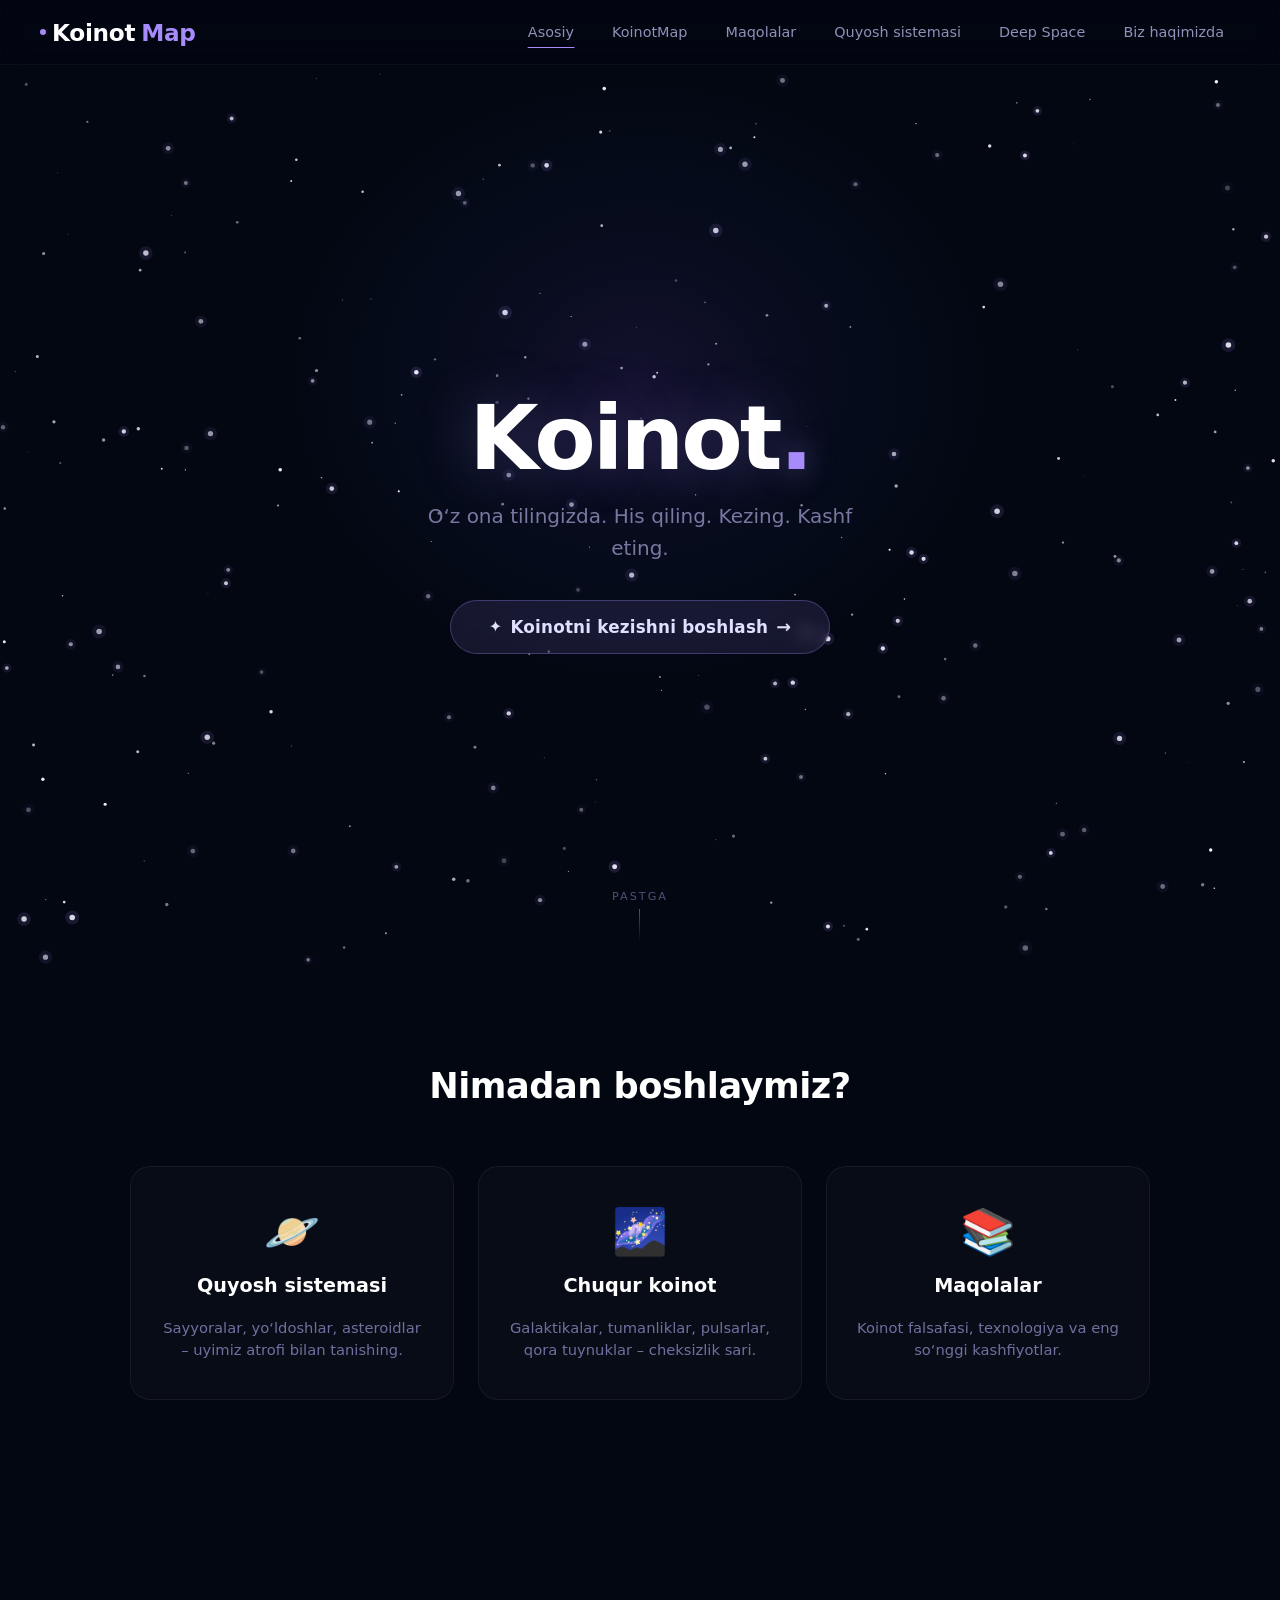
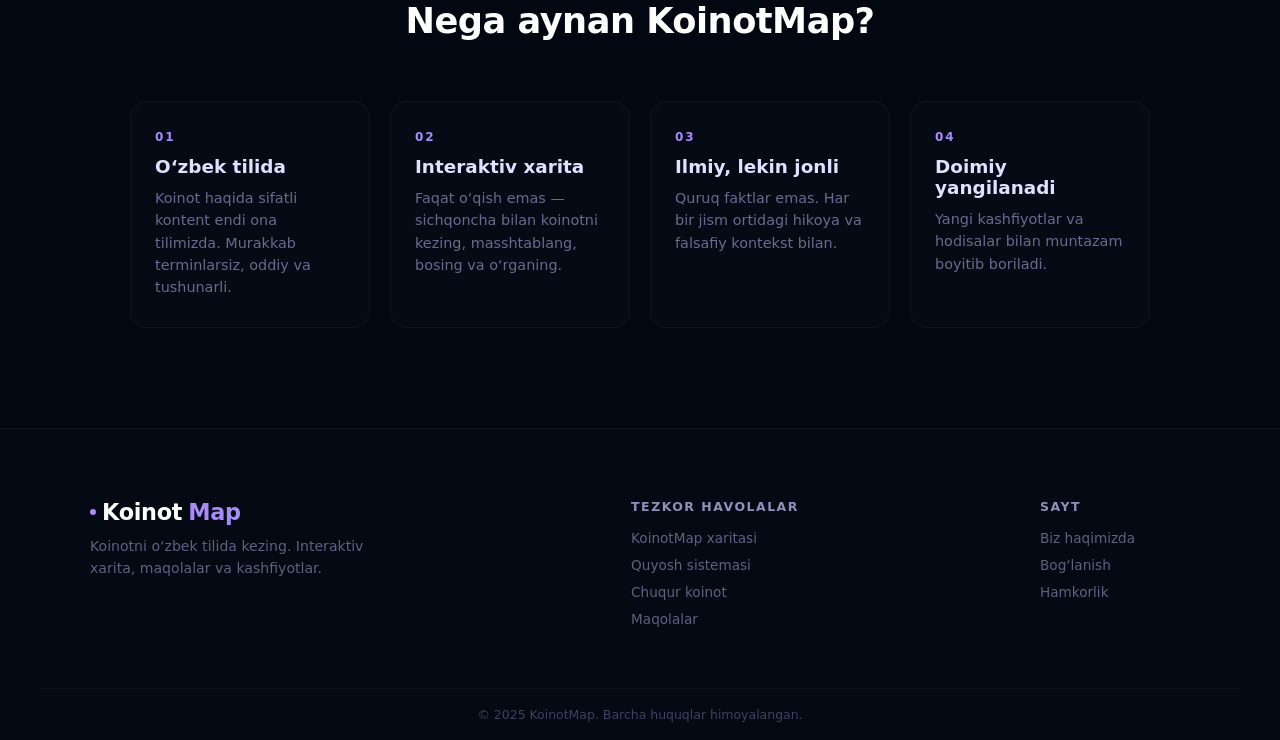
<file: index.html>
<!DOCTYPE html>
<html lang="uz">
<head>
    <meta charset="UTF-8">
    <meta name="viewport" content="width=device-width, initial-scale=1.0">
    <title>KoinotMap – Koinotni his qiling</title>
    <link rel="stylesheet" href="css/style.css">
</head>
<body>

    <div class="universe">


        <!-- Navigatsiya -->
        <nav class="navbar">
            <a href="index.html" class="logo">
                <span class="logo-dot"></span>
                Koinot<span class="logo-highlight">Map</span>
            </a>
            <ul class="nav-links" id="navLinks">
                <li><a href="index.html" class="active">Asosiy</a></li>
                <li><a href="map.html">KoinotMap</a></li>
                <li><a href="articles.html">Maqolalar</a></li>
                <li><a href="solar-system.html">Quyosh sistemasi</a></li>
                <li><a href="deep-space.html">Deep Space</a></li>
                <li><a href="about.html">Biz haqimizda</a></li>
            </ul>
            <div class="hamburger" id="hamburger">
                <span></span><span></span><span></span>
            </div>
        </nav>

<!-- ====== 1. HERO (BIRINCHI EKRAN) ====== -->
<section class="hero" id="hero">
    <!-- Yulduzli fon faqat hero ichida -->
    <canvas id="starfield"></canvas>
    <div class="nebula-glow"></div>
    
    <div class="hero-content">
        <h1 class="hero-title">
            Koinot<span class="title-glow">.</span>
        </h1>
        <p class="hero-subtitle">
            O‘z ona tilingizda. His qiling. Kezing. Kashf eting.
        </p>
        <a href="map.html" class="cta-button">
            <span class="cta-icon">✦</span>
            Koinotni kezishni boshlash
            <span class="cta-arrow">→</span>
        </a>
    </div>
    <div class="scroll-indicator">
        <span>Pastga</span>
        <div class="scroll-line"></div>
    </div>
</section>
        <!-- ====== 2. NIMA QILISH MUMKIN ====== -->
        <section class="section" id="explore">
            <h2 class="section-title">Nimadan boshlaymiz?</h2>
            <div class="portal-cards">
                <a href="solar-system.html" class="portal-card" style="--delay: 0.1s">
                    <div class="portal-ring"></div>
                    <div class="portal-content">
                        <span class="portal-emoji">🪐</span>
                        <h3>Quyosh sistemasi</h3>
                        <p>Sayyoralar, yo‘ldoshlar, asteroidlar – uyimiz atrofi bilan tanishing.</p>
                    </div>
                </a>
                <a href="deep-space.html" class="portal-card" style="--delay: 0.2s">
                    <div class="portal-ring"></div>
                    <div class="portal-content">
                        <span class="portal-emoji">🌌</span>
                        <h3>Chuqur koinot</h3>
                        <p>Galaktikalar, tumanliklar, pulsarlar, qora tuynuklar – cheksizlik sari.</p>
                    </div>
                </a>
                <a href="articles.html" class="portal-card" style="--delay: 0.3s">
                    <div class="portal-ring"></div>
                    <div class="portal-content">
                        <span class="portal-emoji">📚</span>
                        <h3>Maqolalar</h3>
                        <p>Koinot falsafasi, texnologiya va eng so‘nggi kashfiyotlar.</p>
                    </div>
                </a>
            </div>
        </section>

        <!-- ====== 3. NEGA KOINOTMAP ====== -->
        <section class="section" id="why">
            <h2 class="section-title">Nega aynan KoinotMap?</h2>
            <div class="why-grid">
                <div class="why-item reveal">
                    <span class="why-number">01</span>
                    <h4>O‘zbek tilida</h4>
                    <p>Koinot haqida sifatli kontent endi ona tilimizda. Murakkab terminlarsiz, oddiy va tushunarli.</p>
                </div>
                <div class="why-item reveal">
                    <span class="why-number">02</span>
                    <h4>Interaktiv xarita</h4>
                    <p>Faqat o‘qish emas — sichqoncha bilan koinotni kezing, masshtablang, bosing va o‘rganing.</p>
                </div>
                <div class="why-item reveal">
                    <span class="why-number">03</span>
                    <h4>Ilmiy, lekin jonli</h4>
                    <p>Quruq faktlar emas. Har bir jism ortidagi hikoya va falsafiy kontekst bilan.</p>
                </div>
                <div class="why-item reveal">
                    <span class="why-number">04</span>
                    <h4>Doimiy yangilanadi</h4>
                    <p>Yangi kashfiyotlar va hodisalar bilan muntazam boyitib boriladi.</p>
                </div>
            </div>
        </section>

        <!-- ====== 4. FOOTER ====== -->
        <footer class="footer">
            <div class="footer-grid">
                <!-- Logo + tavsif -->
                <div class="footer-brand">
                    <a href="index.html" class="footer-logo">
                        <span class="logo-dot"></span>
                        Koinot<span class="logo-highlight">Map</span>
                    </a>
                    <p class="footer-desc">
                        Koinotni o‘zbek tilida kezing. Interaktiv xarita, maqolalar va kashfiyotlar.
                    </p>
                </div>

                <!-- Tezkor havolalar -->
                <div class="footer-links">
                    <h4>Tezkor havolalar</h4>
                    <ul>
                        <li><a href="map.html">KoinotMap xaritasi</a></li>
                        <li><a href="solar-system.html">Quyosh sistemasi</a></li>
                        <li><a href="deep-space.html">Chuqur koinot</a></li>
                        <li><a href="articles.html">Maqolalar</a></li>
                    </ul>
                </div>

                <!-- Sayt haqida -->
                <div class="footer-links">
                    <h4>Sayt</h4>
                    <ul>
                        <li><a href="about.html">Biz haqimizda</a></li>
                        <li><a href="about.html#contact">Bog‘lanish</a></li>
                        <li><a href="#">Hamkorlik</a></li>
                    </ul>
                </div>
            </div>

            <!-- Pastki chiziq -->
            <div class="footer-bottom">
                <p>© 2025 KoinotMap. Barcha huquqlar himoyalangan.</p>
            </div>
        </footer>
    <script src="js/script.js"></script>
</body>
</html>
</file>
<file: css/style.css>
/* ============================================ */
/* ========== RESET & BASE ==================== */
/* ============================================ */
* {
    margin: 0;
    padding: 0;
    box-sizing: border-box;
}

html {
    scroll-behavior: smooth;
    -webkit-tap-highlight-color: transparent;
}

body {
    font-family: 'Segoe UI', 'Inter', system-ui, -apple-system, sans-serif;
    background: #030712;
    color: #e8e8f0;
    overflow-x: hidden;
    min-height: 100vh;
}

/* ============================================ */
/* ========== UNIVERSE CONTAINER ============== */
/* ============================================ */
.universe {
    position: relative;
    width: 100%;
    overflow: hidden;
}

/* ========== HERO ICHIDAGI YULDUZLI FON ========== */
#starfield {
    position: absolute;
    top: 0;
    left: 0;
    width: 100%;
    height: 100%;
    z-index: 1;
    pointer-events: none;
}

.nebula-glow {
    position: absolute;
    top: 35%;
    left: 50%;
    transform: translate(-50%, -50%);
    width: min(700px, 90vw);
    height: min(600px, 80vh);
    background: radial-gradient(
        ellipse at center,
        rgba(139, 92, 246, 0.12) 0%,
        rgba(99, 102, 241, 0.06) 30%,
        rgba(59, 130, 246, 0.03) 50%,
        transparent 70%
    );
    border-radius: 50%;
    pointer-events: none;
    z-index: 1;
    animation: breathe 8s ease-in-out infinite;
}

@keyframes breathe {
    0%, 100% { opacity: 0.4; transform: translate(-50%, -50%) scale(1); }
    50% { opacity: 0.85; transform: translate(-50%, -50%) scale(1.2); }
}

/* ============================================ */
/* ========== NAVIGATSIYA (MOBILE FIRST) ====== */
/* ============================================ */
.navbar {
    position: sticky;
    top: 0;
    z-index: 100;
    display: flex;
    justify-content: space-between;
    align-items: center;
    padding: 12px 16px;
    backdrop-filter: blur(16px);
    -webkit-backdrop-filter: blur(16px);
    background: rgba(3, 7, 18, 0.7);
    border-bottom: 1px solid rgba(255, 255, 255, 0.04);
}

.logo {
    font-size: 1.2rem;
    font-weight: 700;
    color: #ffffff;
    text-decoration: none;
    display: flex;
    align-items: center;
    gap: 6px;
    letter-spacing: -0.3px;
    z-index: 60;
}

.logo-dot {
    width: 6px;
    height: 6px;
    background: #a78bfa;
    border-radius: 50%;
    animation: pulse-dot 2s ease-in-out infinite;
}

@keyframes pulse-dot {
    0%, 100% { box-shadow: 0 0 0 0 rgba(167, 139, 250, 0.6); }
    50% { box-shadow: 0 0 0 6px rgba(167, 139, 250, 0); }
}

.logo-highlight { color: #a78bfa; }

/* Mobil menyu paneli */
.nav-links {
    position: fixed;
    top: 0;
    right: 0;
    width: min(300px, 80vw);
    height: 100vh;
    height: 100dvh;
    display: flex;
    flex-direction: column;
    background: rgba(3, 7, 18, 0.98);
    backdrop-filter: blur(24px);
    -webkit-backdrop-filter: blur(24px);
    padding: 80px 28px 40px;
    gap: 4px;
    border-left: 1px solid rgba(255, 255, 255, 0.05);
    box-shadow: -10px 0 40px rgba(0, 0, 0, 0.5);
    z-index: 50;
    list-style: none;
    transform: translateX(100%);
    transition: transform 0.4s cubic-bezier(0.4, 0, 0.2, 1);
}

.nav-links.active { transform: translateX(0); }

.nav-links a {
    color: #9090b8;
    text-decoration: none;
    font-size: 1rem;
    font-weight: 500;
    padding: 12px 16px;
    border-radius: 10px;
    transition: all 0.3s ease;
    display: block;
}

.nav-links a:active {
    color: #e0e0ff;
    background: rgba(167, 139, 250, 0.12);
}

/* Overlay */
.nav-overlay {
    position: fixed;
    top: 0;
    left: 0;
    width: 100%;
    height: 100%;
    background: rgba(0, 0, 0, 0.5);
    z-index: 40;
    opacity: 0;
    pointer-events: none;
    transition: opacity 0.3s ease;
}

.nav-overlay.active {
    opacity: 1;
    pointer-events: auto;
}

/* Hamburger */
.hamburger {
    display: flex;
    flex-direction: column;
    gap: 5px;
    cursor: pointer;
    z-index: 60;
    padding: 4px;
}

.hamburger span {
    width: 22px;
    height: 2px;
    background: #e0e0ff;
    border-radius: 2px;
    transition: all 0.3s ease;
    transform-origin: center;
}

.hamburger.active span:nth-child(1) {
    transform: translateY(3.5px) rotate(45deg);
}
.hamburger.active span:nth-child(2) {
    opacity: 0;
    transform: scaleX(0);
}
.hamburger.active span:nth-child(3) {
    transform: translateY(-3.5px) rotate(-45deg);
}

/* ============================================ */
/* ========== HERO (MOBILE FIRST) ============= */
/* ============================================ */
.hero {
    position: relative;
    z-index: 5;
    display: flex;
    flex-direction: column;
    align-items: center;
    justify-content: center;
    text-align: center;
    min-height: 100vh;
    min-height: 100dvh;
    padding: 60px 20px 20px;
    overflow: hidden;
}

.hero-content { 
    position: relative;
    z-index: 2;
    margin-bottom: 40px; 
}

.hero-title {
    font-size: clamp(3rem, 12vw, 4.5rem);
    font-weight: 800;
    color: #ffffff;
    letter-spacing: -2px;
    line-height: 0.95;
    margin-bottom: 14px;
    text-shadow: 0 0 60px rgba(167, 139, 250, 0.3);
}

.title-glow {
    color: #a78bfa;
    text-shadow: 0 0 30px rgba(167, 139, 250, 0.5);
    animation: titlePulse 3s ease-in-out infinite;
}

@keyframes titlePulse {
    0%, 100% { opacity: 0.8; }
    50% { opacity: 1; }
}

.hero-subtitle {
    font-size: clamp(0.95rem, 3.5vw, 1.15rem);
    color: #7878a0;
    max-width: 320px;
    margin: 0 auto;
    line-height: 1.6;
    padding: 0 10px;
}

/* CTA */
.cta-button {
    display: inline-flex;
    align-items: center;
    justify-content: center;
    gap: 8px;
    margin-top: 30px;
    padding: 14px 28px;
    background: rgba(167, 139, 250, 0.12);
    border: 1px solid rgba(167, 139, 250, 0.3);
    border-radius: 50px;
    color: #e0e0ff;
    text-decoration: none;
    font-size: 0.95rem;
    font-weight: 600;
    letter-spacing: 0.2px;
    transition: all 0.4s ease;
    backdrop-filter: blur(8px);
    -webkit-backdrop-filter: blur(8px);
    white-space: nowrap;
}

.cta-button:active {
    transform: scale(0.96);
    background: rgba(167, 139, 250, 0.25);
}

.cta-icon {
    font-size: 1rem;
    animation: spin 8s linear infinite;
}

@keyframes spin {
    from { transform: rotate(0deg); }
    to { transform: rotate(360deg); }
}

.cta-arrow {
    transition: transform 0.3s ease;
    font-size: 1.1rem;
}

/* Scroll indicator */
.scroll-indicator {
    display: flex;
    flex-direction: column;
    align-items: center;
    gap: 6px;
    color: #505078;
    font-size: 0.7rem;
    letter-spacing: 2px;
    text-transform: uppercase;
    position: absolute;
    bottom: 24px;
}

.scroll-line {
    width: 1px;
    height: 32px;
    background: linear-gradient(to bottom, #505078, transparent);
    animation: scrollPulse 2s ease-in-out infinite;
}

@keyframes scrollPulse {
    0%, 100% { opacity: 0.3; }
    50% { opacity: 1; }
}

/* ============================================ */
/* ========== SECTION (MOBILE FIRST) ========== */
/* ============================================ */
.section {
    position: relative;
    z-index: 5;
    padding: 70px 20px;
    max-width: 1100px;
    margin: 0 auto;
}

.section-title {
    text-align: center;
    font-size: clamp(1.5rem, 5vw, 2.2rem);
    color: #ffffff;
    margin-bottom: 40px;
    font-weight: 700;
    letter-spacing: -0.5px;
    padding: 0 10px;
}

/* ============================================ */
/* ========== PORTAL CARDS (MOBILE FIRST) ===== */
/* ============================================ */
.portal-cards {
    display: flex;
    flex-direction: column;
    gap: 16px;
    align-items: center;
}

.portal-card {
    position: relative;
    width: 100%;
    max-width: 400px;
    padding: 24px 20px;
    background: rgba(255, 255, 255, 0.025);
    border: 1px solid rgba(255, 255, 255, 0.06);
    border-radius: 16px;
    text-decoration: none;
    color: #c8c8e0;
    transition: all 0.4s ease;
    overflow: hidden;
    backdrop-filter: blur(4px);
    -webkit-backdrop-filter: blur(4px);
    -webkit-tap-highlight-color: transparent;
    opacity: 0;
    animation: cardReveal 0.5s ease forwards;
    animation-delay: var(--delay, 0s);
    touch-action: manipulation;
}

@keyframes cardReveal {
    from { opacity: 0; transform: translateY(20px); }
    to { opacity: 1; transform: translateY(0); }
}

.portal-ring {
    position: absolute;
    top: -50%;
    left: -50%;
    width: 200%;
    height: 200%;
    border: 1px solid rgba(167, 139, 250, 0);
    border-radius: 50%;
    transition: all 0.6s ease;
    pointer-events: none;
}

.portal-card:active {
    transform: scale(0.97);
    background: rgba(255, 255, 255, 0.06);
    border-color: rgba(167, 139, 250, 0.4);
}

.portal-card:active .portal-ring {
    border-color: rgba(167, 139, 250, 0.25);
    top: -30%;
    left: -30%;
    width: 160%;
    height: 160%;
}

.portal-content {
    position: relative;
    z-index: 2;
    display: flex;
    align-items: center;
    gap: 16px;
}

.portal-emoji {
    font-size: 2.2rem;
    flex-shrink: 0;
    transition: transform 0.3s ease;
}

.portal-card:active .portal-emoji { transform: scale(1.1); }

.portal-text { flex: 1; }

.portal-card h3 {
    font-size: 1.05rem;
    color: #ffffff;
    margin-bottom: 4px;
    font-weight: 600;
}

.portal-card p {
    font-size: 0.85rem;
    color: #7070a0;
    line-height: 1.5;
}

/* ============================================ */
/* ========== WHY GRID (MOBILE FIRST) ========= */
/* ============================================ */
.why-grid {
    display: flex;
    flex-direction: column;
    gap: 12px;
}

.why-item {
    position: relative;
    padding: 20px 18px;
    border: 1px solid rgba(255, 255, 255, 0.04);
    border-radius: 14px;
    background: rgba(255, 255, 255, 0.015);
    transition: all 0.4s ease;
    overflow: hidden;
    cursor: default;
    -webkit-tap-highlight-color: transparent;
}

.why-item::before {
    content: '';
    position: absolute;
    top: 50%;
    left: 50%;
    transform: translate(-50%, -50%);
    width: 0;
    height: 0;
    background: radial-gradient(
        circle,
        rgba(167, 139, 250, 0.15) 0%,
        rgba(99, 102, 241, 0.08) 40%,
        transparent 70%
    );
    border-radius: 50%;
    transition: all 0.5s ease;
    z-index: 0;
    pointer-events: none;
}

.why-item::after {
    content: '';
    position: absolute;
    top: 0;
    left: 50%;
    transform: translateX(-50%);
    width: 0;
    height: 2px;
    background: linear-gradient(90deg, transparent, #a78bfa, transparent);
    border-radius: 2px;
    transition: width 0.4s ease;
    z-index: 1;
    pointer-events: none;
}

.why-item:active::before {
    width: 350px;
    height: 350px;
}

.why-item:active::after { width: 70%; }

.why-item:active {
    background: rgba(255, 255, 255, 0.05);
    border-color: rgba(167, 139, 250, 0.3);
    transform: scale(0.98);
}

.why-number {
    position: relative;
    z-index: 2;
    display: block;
    font-size: 0.7rem;
    color: #a78bfa;
    font-weight: 700;
    letter-spacing: 1.5px;
    margin-bottom: 8px;
    transition: all 0.3s ease;
}

.why-item:active .why-number {
    letter-spacing: 3px;
    color: #c4b5fd;
}

.why-item h4 {
    position: relative;
    z-index: 2;
    font-size: 1rem;
    color: #e0e0ff;
    margin-bottom: 6px;
    font-weight: 600;
    transition: color 0.3s ease;
}

.why-item:active h4 { color: #ffffff; }

.why-item p {
    position: relative;
    z-index: 2;
    font-size: 0.85rem;
    color: #6a6a90;
    line-height: 1.55;
    transition: color 0.3s ease;
}

.why-item:active p { color: #8585b0; }

/* ============================================ */
/* ========== REVEAL ========================== */
/* ============================================ */
.reveal {
    opacity: 0;
    transform: translateY(20px);
    transition: opacity 0.6s ease, transform 0.6s ease;
}

.reveal.visible {
    opacity: 1;
    transform: translateY(0);
}

/* ============================================ */
/* ========== FOOTER (MOBILE FIRST) =========== */
/* ============================================ */
.footer {
    position: relative;
    z-index: 5;
    padding: 50px 20px 0;
    border-top: 1px solid rgba(255, 255, 255, 0.05);
    background: rgba(255, 255, 255, 0.012);
}

.footer-grid {
    display: flex;
    flex-direction: column;
    gap: 36px;
    max-width: 1100px;
    margin: 0 auto;
}

.footer-brand {
    text-align: center;
}

.footer-logo {
    font-size: 1.3rem;
    font-weight: 700;
    color: #ffffff;
    text-decoration: none;
    display: inline-flex;
    align-items: center;
    gap: 6px;
    letter-spacing: -0.3px;
    margin-bottom: 10px;
}

.footer-logo .logo-dot {
    width: 6px;
    height: 6px;
    background: #a78bfa;
    border-radius: 50%;
}

.footer-logo .logo-highlight {
    color: #a78bfa;
}

.footer-desc {
    font-size: 0.85rem;
    color: #606080;
    line-height: 1.6;
    max-width: 280px;
    margin: 0 auto;
}

.footer-links {
    text-align: center;
}

.footer-links h4 {
    font-size: 0.8rem;
    color: #9090b8;
    text-transform: uppercase;
    letter-spacing: 1.5px;
    margin-bottom: 14px;
    font-weight: 600;
}

.footer-links ul {
    list-style: none;
    padding: 0;
    display: flex;
    flex-direction: column;
    gap: 8px;
}

.footer-links a {
    color: #606080;
    text-decoration: none;
    font-size: 0.88rem;
    transition: color 0.3s ease;
}

.footer-links a:hover {
    color: #c0c0e0;
}

.footer-bottom {
    margin-top: 40px;
    padding: 18px 0;
    border-top: 1px solid rgba(255, 255, 255, 0.04);
    text-align: center;
}

.footer-bottom p {
    font-size: 0.78rem;
    color: #404060;
}

/* ============================================ */
/* ========== PLANSET FOOTER ================== */
/* ============================================ */
@media (min-width: 640px) {
    .footer {
        padding: 60px 32px 0;
    }

    .footer-grid {
        flex-direction: row;
        flex-wrap: wrap;
        gap: 40px;
        justify-content: space-between;
    }

    .footer-brand {
        flex: 0 0 100%;
        text-align: left;
    }

    .footer-desc {
        margin: 0;
    }

    .footer-links {
        text-align: left;
        flex: 1;
        min-width: 140px;
    }

    .footer-bottom {
        margin-top: 50px;
    }
}

/* ============================================ */
/* ========== PLANSET (640px - 899px) ========= */
/* ============================================ */
@media (min-width: 640px) and (max-width: 899px) {
    .navbar {
        padding: 14px 28px;
    }

    .logo { font-size: 1.3rem; }

    .hero {
        padding: 70px 40px 20px;
        min-height: 100vh;
    }

    .hero-title {
        font-size: clamp(4rem, 9vw, 5.5rem);
        letter-spacing: -3px;
    }

    .hero-subtitle {
        font-size: 1.15rem;
        max-width: 420px;
    }

    .cta-button {
        font-size: 1rem;
        padding: 15px 34px;
    }

    .section {
        padding: 80px 32px;
    }

    .section-title {
        font-size: 1.9rem;
        margin-bottom: 48px;
    }

    .portal-cards {
        flex-direction: row;
        flex-wrap: wrap;
        gap: 20px;
        justify-content: center;
    }

    .portal-card {
        flex: 0 0 calc(50% - 10px);
        min-width: 260px;
        max-width: 340px;
        padding: 28px 24px;
        border-radius: 18px;
    }

    .portal-content {
        flex-direction: column;
        text-align: center;
        gap: 14px;
    }

    .portal-emoji { font-size: 2.6rem; }
    .portal-card h3 { font-size: 1.1rem; }
    .portal-card p { font-size: 0.88rem; }

    .why-grid {
        display: grid;
        grid-template-columns: repeat(2, 1fr);
        gap: 16px;
    }

    .why-item {
        padding: 24px 20px;
        border-radius: 15px;
    }

    .why-number { font-size: 0.72rem; }
    .why-item h4 { font-size: 1.05rem; }
    .why-item p { font-size: 0.88rem; }
}

/* ============================================ */
/* ========== DESKTOP (900px - 1439px) ======== */
/* ============================================ */
@media (min-width: 900px) {
    .navbar {
        padding: 16px 40px;
    }

    .logo { font-size: 1.45rem; }

    .nav-links {
        position: static;
        width: auto;
        height: auto;
        flex-direction: row;
        background: transparent;
        backdrop-filter: none;
        -webkit-backdrop-filter: none;
        padding: 0;
        gap: 6px;
        border-left: none;
        box-shadow: none;
        transform: none;
        transition: none;
    }

    .nav-links a {
        font-size: 0.9rem;
        padding: 8px 16px;
        border-radius: 8px;
        position: relative;
    }

    .nav-links a::after {
        content: '';
        position: absolute;
        bottom: 0px;
        left: 50%;
        transform: translateX(-50%);
        width: 0px;
        height: 1.5px;
        background: #a78bfa;
        border-radius: 1px;
        transition: width 0.3s ease;
    }

    .nav-links a:hover {
        color: #e0e0ff;
        background: rgba(167, 139, 250, 0.062);
    }

    .nav-links a:hover::after,
    .nav-links a.active::after {
        width: 60%;
    }

    .hamburger { display: none !important; }
    .nav-overlay { display: none !important; }

    .hero {
        padding: 80px 60px 20px;
        min-height: 100vh;
    }

    .hero-title {
        font-size: clamp(5.5rem, 7vw, 7rem);
        letter-spacing: -3px;
        margin-bottom: 18px;
    }

    .hero-subtitle {
        font-size: 1.25rem;
        max-width: 500px;
    }

    .cta-button {
        font-size: 1.05rem;
        padding: 16px 38px;
        margin-top: 36px;
    }

    .cta-button:hover {
        background: rgba(167, 139, 250, 0.2);
        border-color: rgba(167, 139, 250, 0.6);
        box-shadow: 0 0 40px rgba(167, 139, 250, 0.25);
        transform: translateY(-2px);
    }

    .cta-button:hover .cta-arrow { transform: translateX(4px); }

    .section {
        padding: 100px 40px;
    }

    .section-title {
        font-size: 2.2rem;
        margin-bottom: 60px;
    }

    .portal-cards {
        flex-direction: row;
        gap: 24px;
        flex-wrap: nowrap;
    }

    .portal-card {
        flex: 1;
        min-width: 240px;
        max-width: 350px;
        padding: 38px 30px;
        border-radius: 20px;
    }

    .portal-content {
        flex-direction: column;
        text-align: center;
        gap: 16px;
    }

    .portal-emoji { font-size: 2.8rem; }
    .portal-card h3 { font-size: 1.2rem; }
    .portal-card p { font-size: 0.92rem; }

    .portal-card:hover {
        background: rgba(255, 255, 255, 0.05);
        border-color: rgba(167, 139, 250, 0.3);
        transform: translateY(-8px);
        box-shadow: 
            0 20px 50px rgba(0, 0, 0, 0.5),
            0 0 80px rgba(99, 102, 241, 0.1);
    }

    .portal-card:hover .portal-ring {
        border-color: rgba(167, 139, 250, 0.2);
        top: -20%;
        left: -20%;
        width: 140%;
        height: 140%;
    }

    .portal-card:hover .portal-emoji {
        transform: scale(1.15) translateY(-4px);
    }

    .why-grid {
        display: grid;
        grid-template-columns: repeat(4, 1fr);
        gap: 20px;
    }

    .why-item {
        padding: 28px 24px;
        border-radius: 16px;
    }

    .why-number {
        font-size: 0.75rem;
        letter-spacing: 2px;
        margin-bottom: 12px;
    }

    .why-item h4 { font-size: 1.15rem; margin-bottom: 10px; }
    .why-item p { font-size: 0.9rem; }

    .why-item:hover {
        background: rgba(255, 255, 255, 0.04);
        border-color: rgba(167, 139, 250, 0.25);
        transform: translateY(-6px);
        box-shadow: 
            0 16px 40px rgba(0, 0, 0, 0.4),
            0 0 60px rgba(99, 102, 241, 0.08);
    }

    .why-item:hover::before {
        width: 400px;
        height: 400px;
    }

    .why-item:hover::after { width: 80%; }

    .why-item:hover .why-number {
        letter-spacing: 4px;
        color: #c4b5fd;
    }

    .why-item:hover h4 { color: #ffffff; }
    .why-item:hover p { color: #9090c0; }

    .footer {
        padding: 70px 40px 0;
    }

    .footer-grid {
        flex-wrap: nowrap;
        gap: 60px;
        align-items: flex-start;
    }

    .footer-brand {
        flex: 0 0 300px;
    }

    .footer-logo { font-size: 1.4rem; }
    .footer-desc { font-size: 0.88rem; }
    .footer-links { flex: 0 0 auto; min-width: 150px; }
    .footer-links h4 { font-size: 0.78rem; }
    .footer-links a { font-size: 0.85rem; }
    .footer-links a:hover { color: #a78bfa; }
    .footer-bottom { margin-top: 60px; }
}

/* ============================================ */
/* ========== KATTA MONITOR (1440px+) ========= */
/* ============================================ */
@media (min-width: 1440px) {
    .navbar { padding: 18px 60px; }
    .logo { font-size: 1.5rem; }
    .nav-links a { font-size: 0.92rem; padding: 10px 18px; }

    .hero { padding: 100px 80px 20px; }
    .hero-title { font-size: 7.5rem; }
    .hero-subtitle { font-size: 1.35rem; max-width: 550px; }
    .cta-button { font-size: 1.1rem; padding: 18px 42px; }

    .section { padding: 120px 60px; max-width: 1300px; }
    .section-title { font-size: 2.5rem; margin-bottom: 70px; }

    .portal-card { padding: 44px 34px; border-radius: 22px; }
    .portal-emoji { font-size: 3rem; }
    .portal-card h3 { font-size: 1.3rem; }
    .portal-card p { font-size: 0.95rem; }

    .why-grid { gap: 24px; }
    .why-item { padding: 32px 28px; }
    .why-item h4 { font-size: 1.2rem; }
    .why-item p { font-size: 0.95rem; }

    .footer { padding: 80px 60px 0; }
    .footer-grid { max-width: 1300px; gap: 80px; }
}

/* ============================================ */
/* ========== JUDA KICHIK (max 360px) ========= */
/* ============================================ */
@media (max-width: 360px) {
    .hero { padding: 50px 14px 20px; }
    .hero-title { font-size: 2.5rem; }
    .hero-subtitle { font-size: 0.88rem; max-width: 260px; }
    .cta-button { font-size: 0.85rem; padding: 12px 22px; }

    .section { padding: 50px 14px; }
    .section-title { font-size: 1.3rem; }

    .portal-card { padding: 18px 14px; }
    .portal-emoji { font-size: 1.8rem; }
    .portal-card h3 { font-size: 0.95rem; }
    .portal-card p { font-size: 0.78rem; }

    .why-item { padding: 16px 14px; }
    .why-item h4 { font-size: 0.9rem; }
    .why-item p { font-size: 0.78rem; }
}
.compass{
    position:absolute;
    color:#cfcfff;
    font-size:0.8rem;
    font-weight:600;
    letter-spacing:2px;

    background:rgba(0,0,8,0.55);

    padding:6px 10px;

    border-radius:20px;

    border:1px solid rgba(255,255,255,0.08);

    backdrop-filter:blur(10px);
    -webkit-backdrop-filter:blur(10px);

    z-index:25;

    pointer-events:none;

    box-shadow:
        0 0 12px rgba(167,139,250,0.12);
}
.map-wrapper{
    position: relative;
    width: 100%;
    height: 100vh;
    overflow: hidden;
}

#threeCanvas{
    width: 100%;
    height: 100%;
    display: block;
}
</file>
